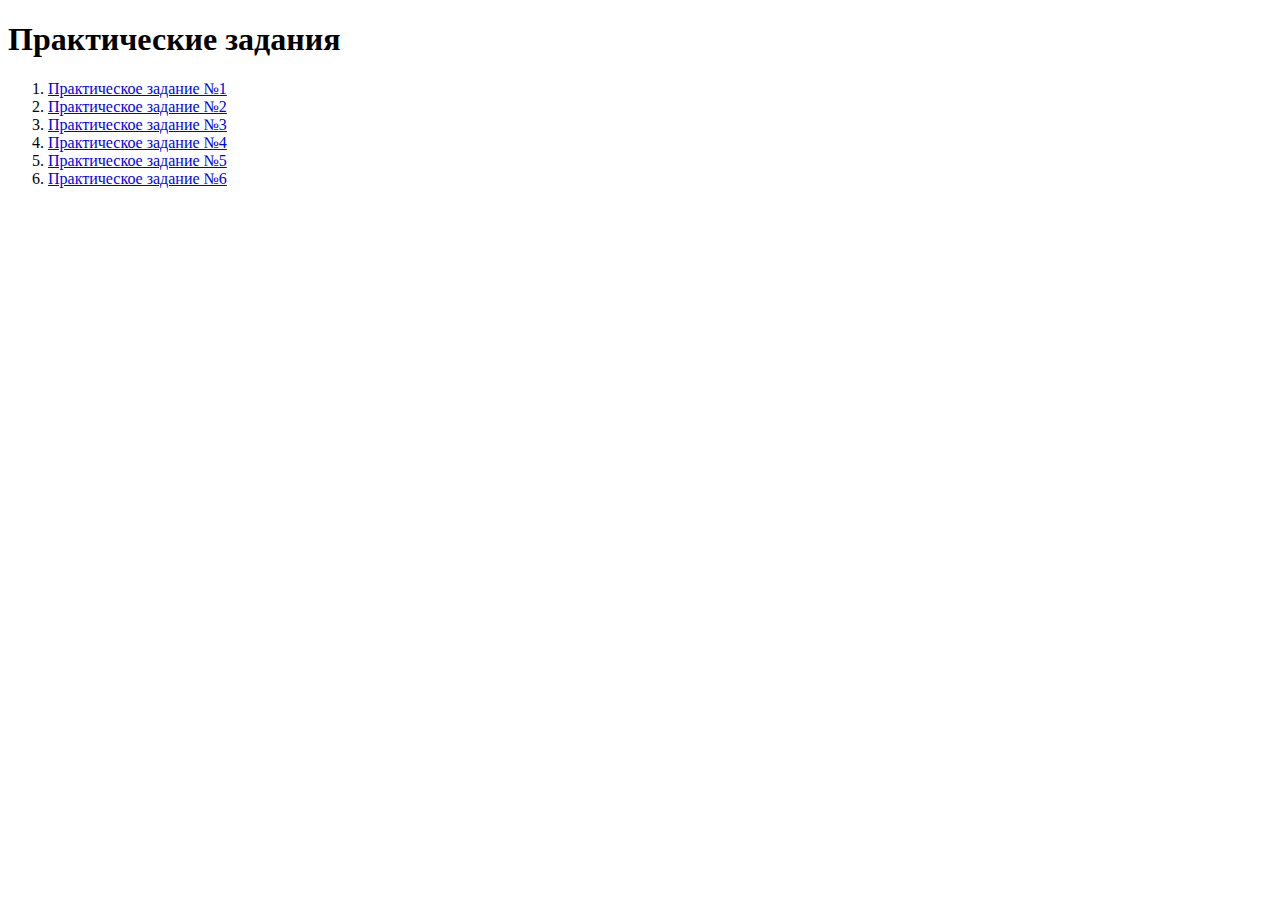
<file: index.html>
<!DOCTYPE html>
<html lang="en">
<head>
    <meta charset="UTF-8">
    <meta name="viewport" content="width=device-width, initial-scale=1.0">
    <title>Практические задания</title>
</head>
<body>
    <h1>Практические задания</h1>
    <ol>
        <li><a href="task1.html">Практическое задание №1</a></li>
        <li><a href="task2.html">Практическое задание №2</a></li>
        <li><a href="task3.html">Практическое задание №3</a></li>
        <li><a href="task4.html">Практическое задание №4</a></li>
        <li><a href="task5new.html">Практическое задание №5</a></li>
        <li><a href="task5.html">Практическое задание №6</a></li>
    </ol>
    
    
</body>
</html>
</file>
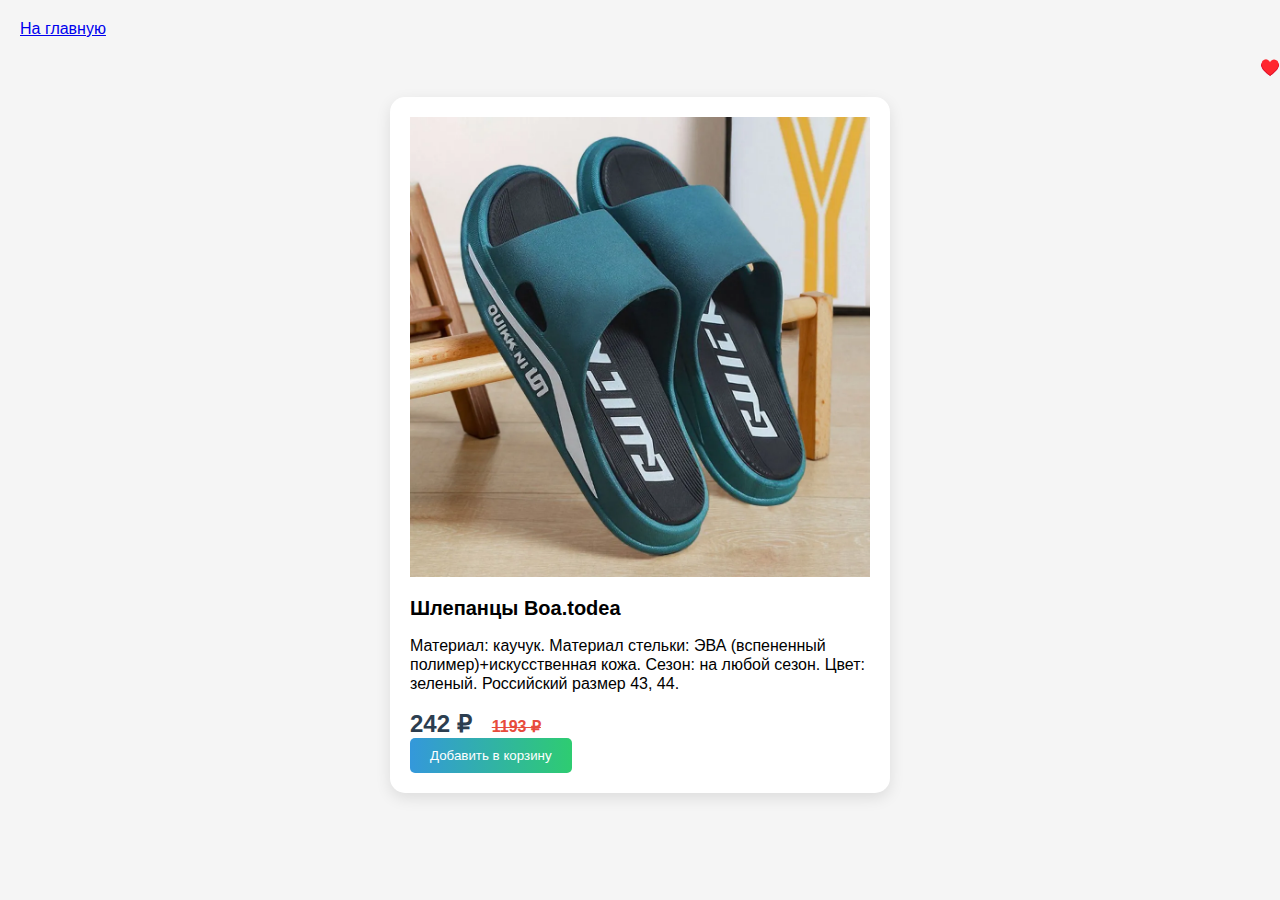
<file: task2.html>
<!DOCTYPE html>
<html lang="ru">
<head>
    <meta charset="UTF-8">
    <meta name="viewport" content="width=device-width, initial-scale=1.0">
    <title>Шлепанцы Мужской Boa.todea, размер 43,44 Каучук Открытый нос Китай</title>
    <link rel="stylesheet" href="css/task2.css">
</head>
<body>
    <a class="back" href="index.html">На главную</a> 
    <p class="favorite">
        <a href="">♥️</a> 
        </p>
    <div class="card">
        <img src="images/tapki.png" alt="Нет картинки">
        <h3>Шлепанцы Boa.todea</h3>
        <p class="info">Материал: каучук. Материал стельки: ЭВА (вспененный полимер)+искусственная кожа. Сезон: на любой сезон. Цвет: зеленый. Российский размер 43, 44.</p>
        <p class="price">242 ₽<span class="old-price">1193 ₽</span></p>
        <button>
            Добавить в корзину
        </button>
        
    </div>

    
</body>
</html>
</file>
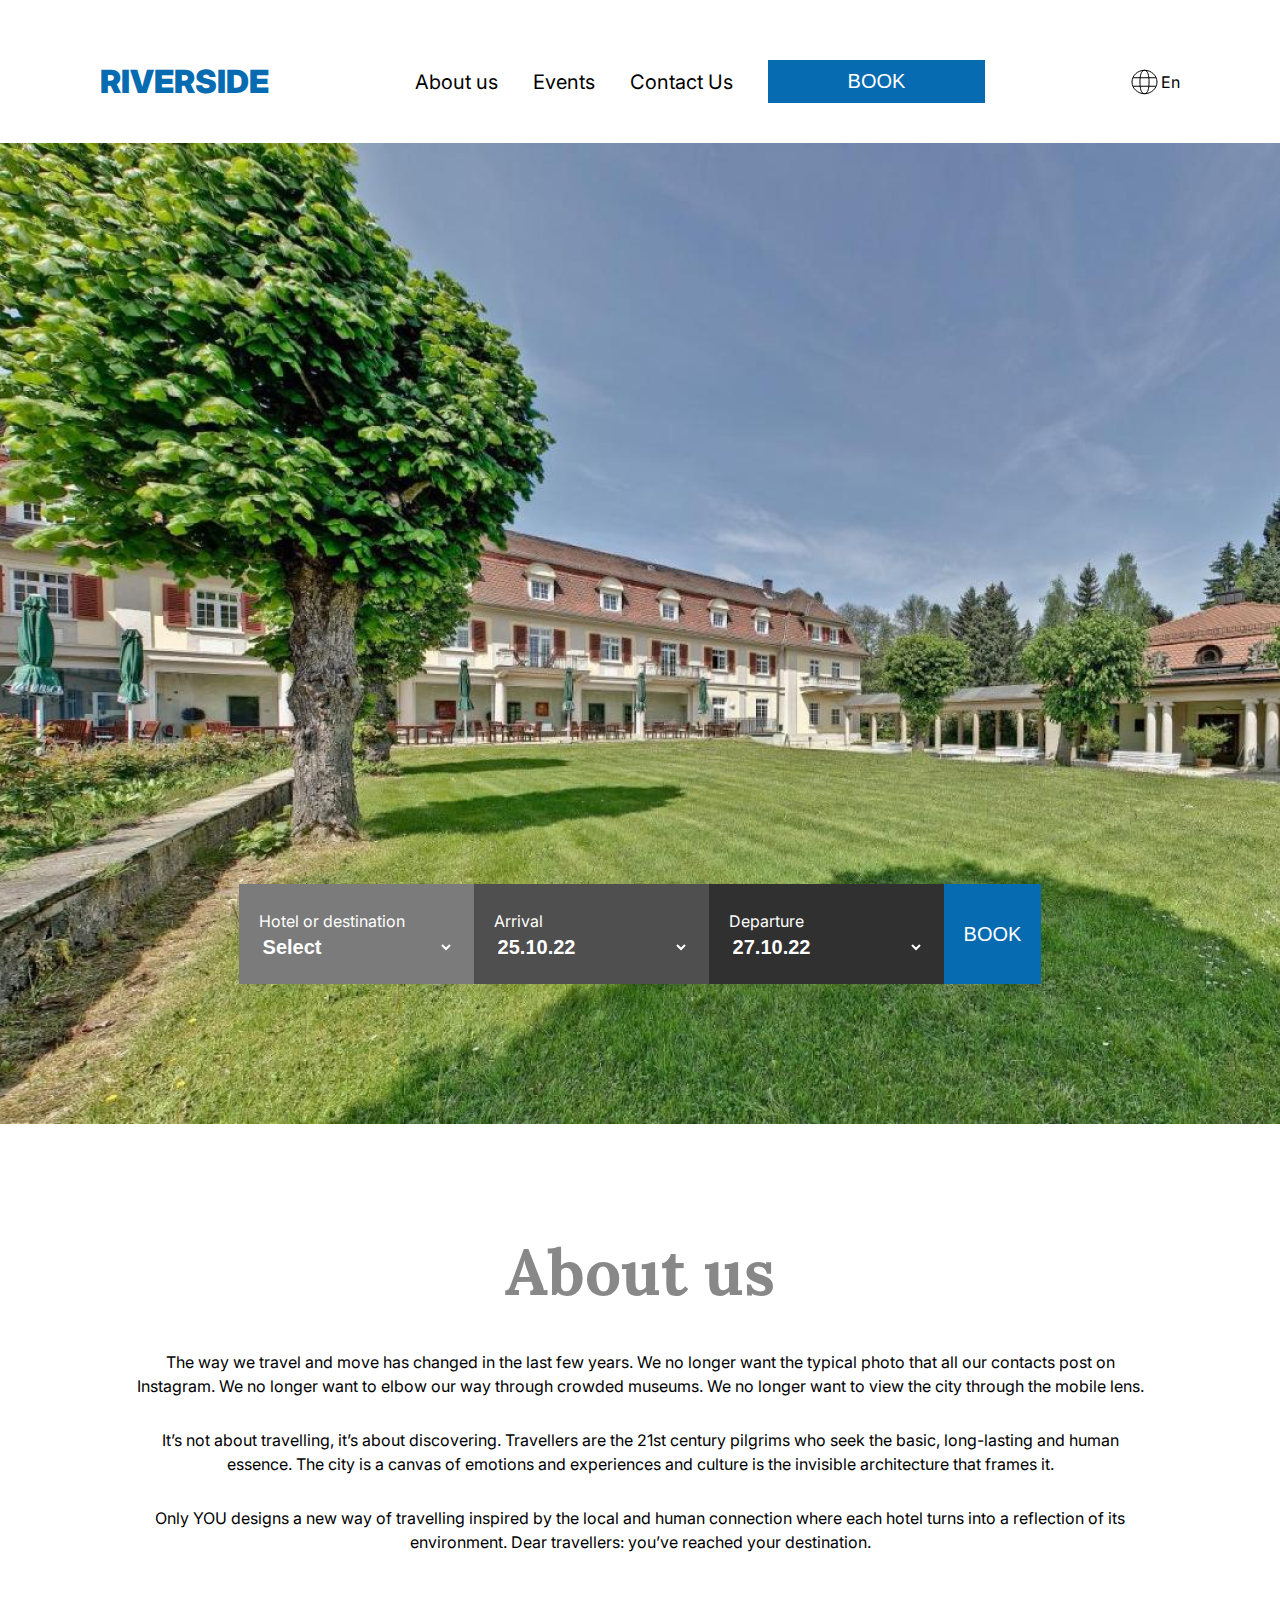
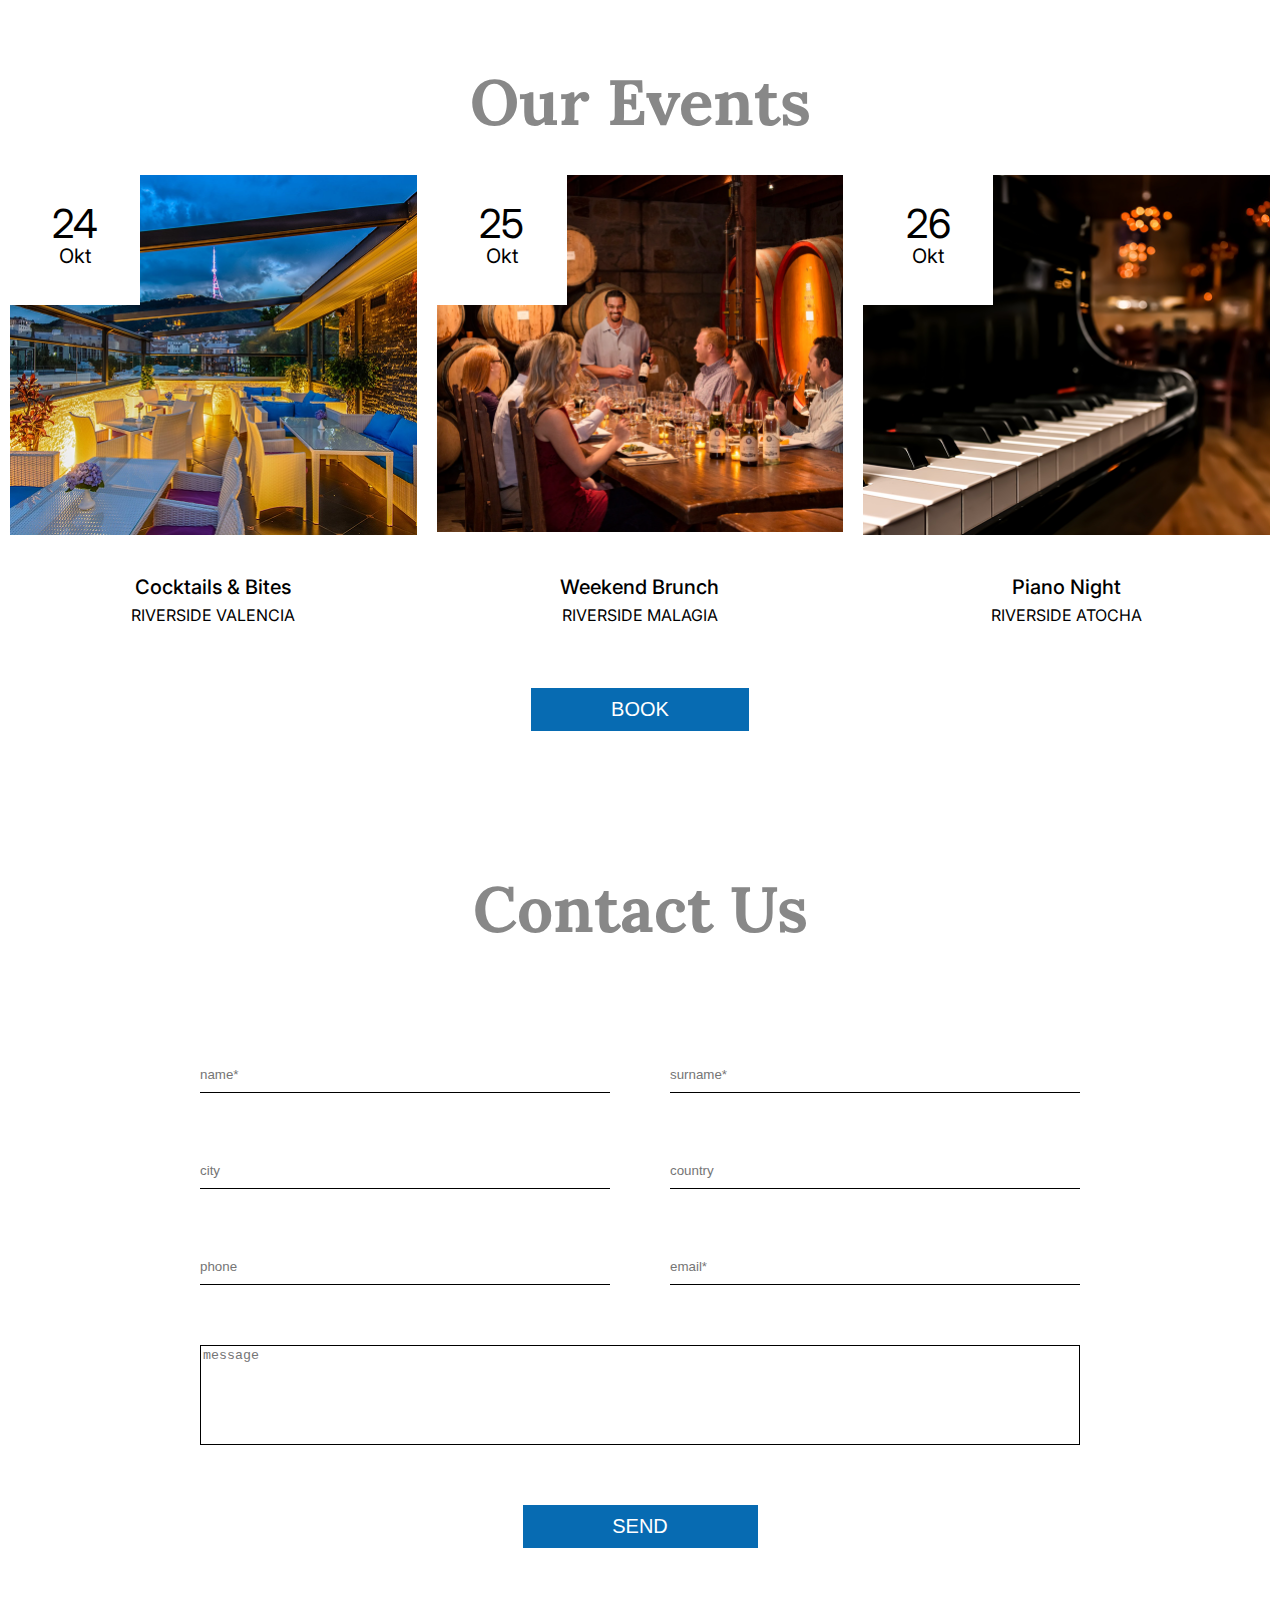
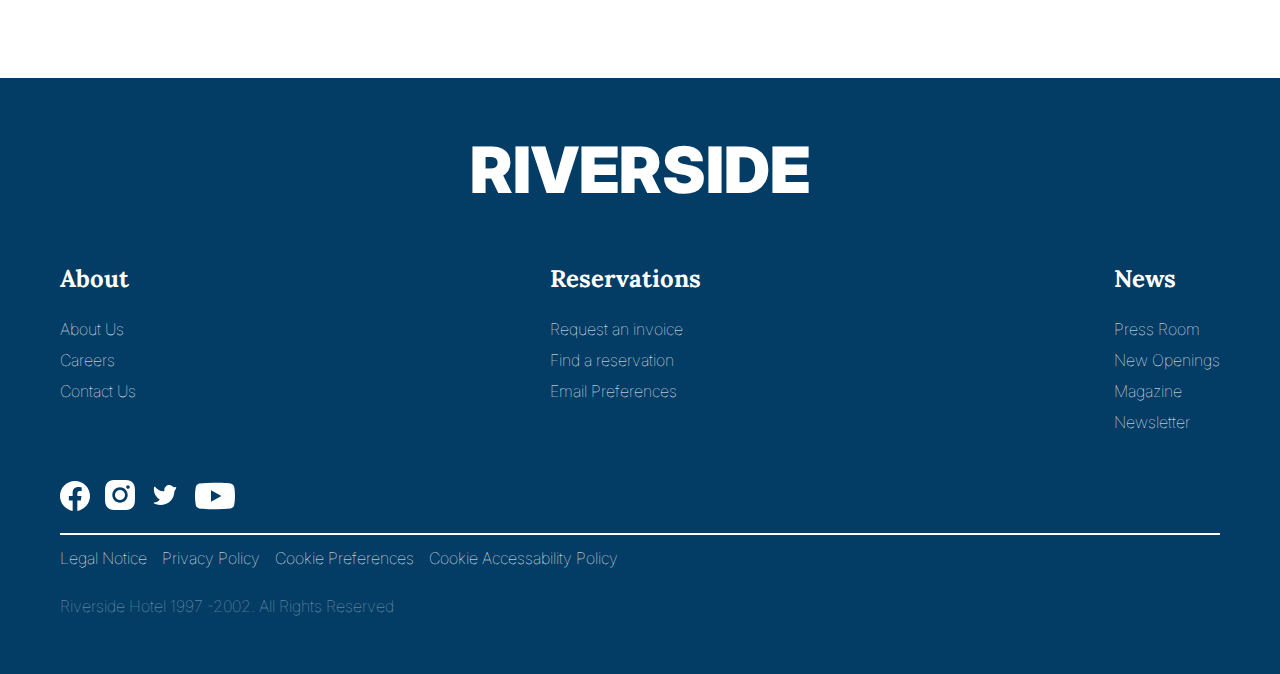
<file: task4.html>
<!DOCTYPE html>
<html lang="en">

<head>
    <meta charset="UTF-8">
    <meta name="viewport" content="width=device-width, initial-scale=1.0">
    <title>Document</title>
    <link rel="stylesheet" href="css/reset.css">
    <link rel="stylesheet" href="css/task4.css">
</head>

<body>
    <header>
        <button class="burger-btn">
            <img src="images/icons/burger-menu.svg" alt="">
        </button>
        <a href="task4.html" class="logo">
            Riverside
        </a>
        <nav>
            <a href="#">About us</a>
            <a href="#">Events</a>
            <a href="#">Contact Us</a>
            <button>book</button>
        </nav>
        <div class="lang">
            <img src="images/icons/lang.svg" alt="Логотип">
            <span>En</span>
        </div>
    </header>
    <main>
        <section class="hero">
            <div class="hero-choose">
                <h4>Hotel or destination</h4>
                <select name="" id="">
                    <option value="">Select</option>
                </select>
            </div>
            <div class="hero-choose">
                <h4>Arrival</h4>
                <select name="" id="">
                    <option value="">25.10.22</option>
                </select>
            </div>
            <div class="hero-choose">
                <h4>Departure</h4>
                <select name="" id="">
                    <option value="">27.10.22</option>
                </select>
            </div>
            <button>book</button>
        </section>
        <section class="about-us">
            <h2 id="about-us">About us</h2>
            <p>The way we travel and move has changed in the last few years. We no longer want the typical photo that all our contacts post on Instagram. We no longer want to elbow our way through crowded museums. We no longer want to view the city through the mobile lens.</p>
            <p>It’s not about travelling, it’s about discovering. Travellers are the 21st century pilgrims who seek the basic, long-lasting and human essence. The city is a canvas of emotions and experiences and culture is the invisible architecture that frames it.</p>
            <p>Only YOU designs a new way of travelling inspired by the local and human connection where each hotel turns into a reflection of its environment. Dear travellers: you’ve reached your destination.</p>

        </section>
        <section class="our-events">
            <h2 id="our-events">Our Events</h2>
            <div class="cards">
                <div class="card">
                    <img src="images/cards/card-1.png" alt="">
                    <div class="card-body">
                        <h4>Cocktails & Bites</h4>
                        <p>Riverside Valencia</p>
                    </div>
                    <div class="card-date">
                        <span class="card-date-day">24</span>
                        <br>Okt
                    </div>
                </div>
                <div class="card">
                    <img src="images/cards/card-2.png" alt="">
                    <div class="card-body">
                        <h4>Weekend Brunch</h4>
                        <p>Riverside Malagia</p>
                    </div>
                    <div class="card-date">
                        <span class="card-date-day">25</span>
                        <br>Okt
                    </div>
                </div>
                <div class="card">
                    <img src="images/cards/card-3.png" alt="">
                    <div class="card-body">
                        <h4>Piano Night</h4>
                        <p>Riverside Atocha</p>
                    </div>
                    <div class="card-date">
                        <span class="card-date-day">26</span>
                        <br>Okt
                    </div>
                </div>
            </div>
            <button>Book</button>


        </section>
        <section class="contact-us">
            <h2 id="contact-us">Contact Us</h2>
            <form action="" class="contact-form">
                <div class="contact-form-fields">
                <input type="text" placeholder="name*" required>
                <input type="text" placeholder="surname*" required>
                <input type="text" placeholder="city">
                <input type="text" placeholder="country">
                <input type="tel" placeholder="phone">
                <input type="email" placeholder="email*" required>
                </div>
                <textarea name="" id="" required placeholder="message"></textarea>
                <button>Send</button>


            </form>
        </section>

    </main>
    <footer>
        <section class="footer-body">
            <h3>Riverside</h3>
            <div class="footer-body-links">
                <ul>
                    <h4>About</h4>
                    <li><a href="#">About Us</a></li>
                    <li><a href="#">Careers</a></li>
                    <li><a href="#">Contact Us</a></li>
                </ul>
                 <ul>
                    <h4>Reservations</h4>
                    <li><a href="#">Request an invoice</a></li>
                    <li><a href="#">Find a reservation</a></li>
                    <li><a href="#">Email Preferences</a></li>
                </ul>
                 <ul>
                    <h4>News</h4>
                    <li><a href="#">Press Room</a></li>
                    <li><a href="#">New Openings</a></li>
                    <li><a href="#">Magazine</a></li>
                    <li><a href="#">Newsletter</a></li>
                </ul>
            </div>
            <div class="footer-social-media">
                <a href="#"><img src="images/icons/facebook.svg" alt=""></a>
                <a href="#"><img src="images/icons/instagram.svg" alt=""></a>
                <a href="#"><img src="images/icons/twitter.svg" alt=""></a>
                <a href="#"><img src="images/icons/youtube.svg" alt=""></a>
            </div>
            <div class="footer-policy">
               <a href="#">Legal Notice</a>
               <a href="#">Privacy Policy</a>
               <a href="#">Cookie Preferences</a>
               <a href="#">Cookie Accessability Policy</a>
            </div>
            <p class="rights">Riverside Hotel 1997 -2002. All Rights Reserved</p>

        </section>
    </footer>

    


</body>

</html>
</file>
<file: css/task2.css>
*{
    font-family: Arial;
    margin: 0;
    padding: 0;
    box-sizing: border-box;
}
.back{
    display: block;
    margin: 20px;
    width: max-content;
}
body{
    background: #f5f5f5;
}
.card{
    max-width: 500px;
    width: 100%;
    background: white;
    margin: 20px auto;
    padding: 20px;
    border-radius: 15px;
    box-shadow: 0px 5px 15px rgba(0, 0, 0, .1);transition: 0.3s;
}
.card:hover{
    transform: scale(1.05);
}
.favorite{
    text-align: right;
}
.favorite a{
    text-decoration: none;

}
.card img{
    width: 100%;
}
.card h3{
    margin: 16px 0px;
    font-size: 20px;
}
.card .info{
    line-height: 1.2;
    margin: 16px 0px;
}
.card .price{
    color: #2c3e50;
    font-weight: bold;
    font-size: 24px;
       
}
.card .old-price{
    color: #e74c3c;
    text-decoration: line-through;
    font-size: 16px;
    margin-left: 20px;
}
.card button{
    color: white;
    background: linear-gradient(to right, #3498db, #2ecc71);
    border: none;
    padding: 10px 20px;
    border-radius: 5px;
    cursor: pointer;
}
.card button:hover{
    opacity: 0.8;
}
/*
* {
    
    font-family: Arial, sans-serif;
    box-sizing: border-box;
}
body {
    background: #f5f5f5;
}
.card {  
    margin: 0 auto;
    background: white;
    width: 100%;
    max-width: 500px;
    box-shadow: 0 5px 15px rgba(0, 0, 0, 0.1);
    transition: transform 0.3s;
    border-radius: 15px;
}
.card h3 {
    margin: 8px;
    font-size: 22px;
}
.card .info {
    margin: 8px;
}
.card .price{
    margin: 8px;
    font-weight: bold;
    color: #2c3e50;
}
.card .old-price{
    font-size: 14px;
    color: #e74c3c;
    text-decoration: line-through;
    margin-left: 8px;
}
button{
   margin: 8px;
   font-weight: bold;

}
.favorite {
    float: right;
    font-size: 1.5em;
    cursor: pointer;
}


/*
* {
    box-sizing: border-box;
}


body {
    padding: 32px;
    font-family: 'Arial', sans-serif;

    min-height: 100vh;
    background-color: #f5f5f5;
}

.card {
    margin: 0 auto;
    width: 100%;
    max-width: 500px;
    background: white;
    border-radius: 15px;
    padding: 20px;
    box-shadow: 0px 5px 15px rgba(0, 0, 0, 0.1);
    transition: transform 0.3s;
}

.card:hover {
    transform: scale(1.05);
}

.card img {
    width: 100%;
    border-radius: 10px;
}

.price {
    font-size: 1.5em;
    font-weight: bold;
    color: #2c3e50;
}

.old-price {
    color: #e74c3c;
    text-decoration: line-through;
    margin-left: 10px;
}

button {
    background: linear-gradient(45deg, #3498db, #2ecc71);
    border: none;
    padding: 10px 20px;
    color: white;
    border-radius: 5px;
    cursor: pointer;
    transition: opacity 0.3s;
}

button:hover {
    opacity: 0.8;
}

.favorite {
    float: right;
    font-size: 1.5em;
    cursor: pointer;
}
</file>
<file: css/task4.css>
@import url('https://fonts.googleapis.com/css2?family=Inter:ital,opsz,wght@0,14..32,100..900;1,14..32,100..900&family=Lora:ital,wght@0,400..700;1,400..700&display=swap');
*{
    box-sizing: border-box;
}
body{
    font-family: "Inter", sans-serif;
}
a{
    text-decoration: none;
}
header{
    max-width: 1500px;
    margin: 0 auto;
    padding: 60px 100px 40px;
    display: flex;
    align-items: center;
    justify-content: space-between;
}
.logo{
    font-size: 32px;
    text-transform: uppercase;
    font-weight: 900;
    color: #076BB2;
}
nav{
    display: flex;
    align-items: center;
    gap: 35px;
}
nav a{
    color: black;
    font-size: 20px;
}
button{
    background: #076BB2;
    color: white;
    border: none;
    text-transform: uppercase;
    padding: 10px 80px;
    font-size: 20px;
    cursor: pointer;
}
.lang{
    display: flex;
    align-items: center;
    gap: 3px;
}
.burger-btn{
    background: transparent;
    padding: 0;
    display: none;
}

.hero{
    height: 981px;
    background: url(../images/hero.png);
    background-size: cover;
    display: flex;
    align-items: end;
    justify-content: center;
    padding-bottom: 140px;
}
.hero-choose{
    padding: 24px 20px;
    width: 235px;
    height: 100px;
    color: white;
    display: flex;
    flex-direction: column;
    justify-content: center;
}
.hero-choose:nth-child(1){
    background: #7B7B7B;
}
.hero-choose:nth-child(2){
    background: #504F4F;
}
.hero-choose:nth-child(3){
    background: #303030;
}
.hero-choose h4{
    line-height: 160%;
}
.hero-choose select{
    background: transparent;
    border: none;
    color: white;
    font-size: 20px;
    font-weight: 600;
}
.hero button{
    height: 100px;
    padding: 20px;
}
.about-us{
    margin: 100px auto;
    max-width: 1080px;
    padding: 0 30px;
    line-height: 150%;
    text-align: center;
}
h2{
    font-size: 64px;
    color: #888;
    font-family: "Lora", serif;
    font-weight: 700;
    line-height: 150%;
    text-align: center;
}
.about-us p{
    margin: 30px 0;
}
.our-events{
    text-align: center;
}
.cards{
    display: grid;
    grid-template-columns: repeat(3,1fr);
    max-width: 1300px;
    margin: 25px auto;
    padding: 0 10px;
    gap: 20px;
}
.card{
    position: relative;
}
.card-date{
    position: absolute;
    top: 0;
    left: 0;
    background: white;
    width: 130px;
    height: 130px;
    display: flex;
    align-items: center;
    justify-content: center;
    flex-direction: column;
    font-size: 20px;
    line-height: 80%;
}
.card-date-day{
    font-size: 40px;
}
.card img{
    width: 100%;
    height: 360px;
    object-fit: cover;
}
.card-body{
    padding: 40px;
    text-align: center;
    display: flex;
    flex-direction: column;
    gap: 10px;
    text-transform: uppercase;
}
.card-body h4{
    font-size: 20px;
    font-weight: 500;
    text-transform: none;
}
.contact-us{
    max-width: 940px;
    margin: 100px auto;
    padding: 30px;
}
.contact-form{
    display: flex;
    flex-direction: column;
    gap: 60px;
}
.contact-form-fields{
    display: grid;
    grid-template-columns: repeat(2, 1fr);
    gap: 60px;
    margin-top: 100px;
}
.contact-form-fields input{
    border: none;
    border-bottom: 1px solid black;
    padding: 10px 0px;
    outline: none;
}
.contact-form textarea{
    resize: none;
    height: 100px;
    border: 1px solid black;
    outline: none;
}
.contact-form button{
    width: 235px;
    display: block;
    margin: 0 auto;
}

footer{
    background: #033c65;
    padding: 60px;

}
.footer-body{
    max-width: 1160px;
    margin: 0 auto;
    color: white;
}
.footer-body h3{
    color: white;
    font-size: 64px;
    text-align: center;
    text-transform: uppercase;
    font-weight: 900;
}
.footer-body-links{
    display: flex;
    justify-content: space-between;
    padding: 65px 0px 30px;
}
.footer-body-links ul{
    display: flex;
    flex-direction: column;
    gap: 15px;
}
.footer-body-links a{
    font-weight: 100;
    color: white;

}
.footer-body-links h4{
    margin-bottom: 15px;
    font-family: "Lora", serif;
    font-weight: 700;
    font-size: 24px;
}
.footer-social-media{
    display: flex;
    align-items: center;
    gap: 15px;
    margin: 20px 0px;
}
.footer-policy{
    display: flex;
    align-items: center;
    gap: 15px;
    border-top: 2px solid white;
    padding: 15px 0px 32px;
}
.footer-policy a{
    color: white;
    font-weight: 100;

}
.rights{
    font-weight: 100;
    opacity: 0.5;
}



@media screen and (max-width: 992px){
    .burger-btn{
        display: block;
    }
    nav{
        display: none;
    }
    .cards{
        grid-template-columns: repeat(1, 1fr);
        padding: 0 20px;
    }
    .card img{
        height: 60vw;
    }
}





@media screen and (max-width: 768px) {
    .hero{
        flex-direction: column;
        align-items: center;
        justify-content: end;
    }
    .hero button, .hero-choose{
        width: max(70%, 300px);
    }
    .contact-form-fields{
        grid-template-columns: repeat(1, 1fr);
        gap: 30px;
        margin-top: 40px;
    }
    .contact-form{
        gap: 30px;
    }
    
}
@media screen and (max-width: 550px) {
    .footer-body-links, .footer-policy, .footer-social-media, .rights{
        display: none;
    }
    .footer-body h3{
        font-size: 32px;
    }
}

@media screen and (max-width: 450px) { 
    header{
        padding: 30px;
    }
    .logo{
        font-size: 20px;
    }
    h2{
        font-size: 20px;
    }
    .about-us p{
        font-size: 14px;
        margin: 14px 0px;
        color: #303030;
    }
    .card-date{
        width: 70px;
        height: 70px;
        font-size: 16px;
    }
    .card-date-day{
        font-size: 20px;
    }
}
</file>
